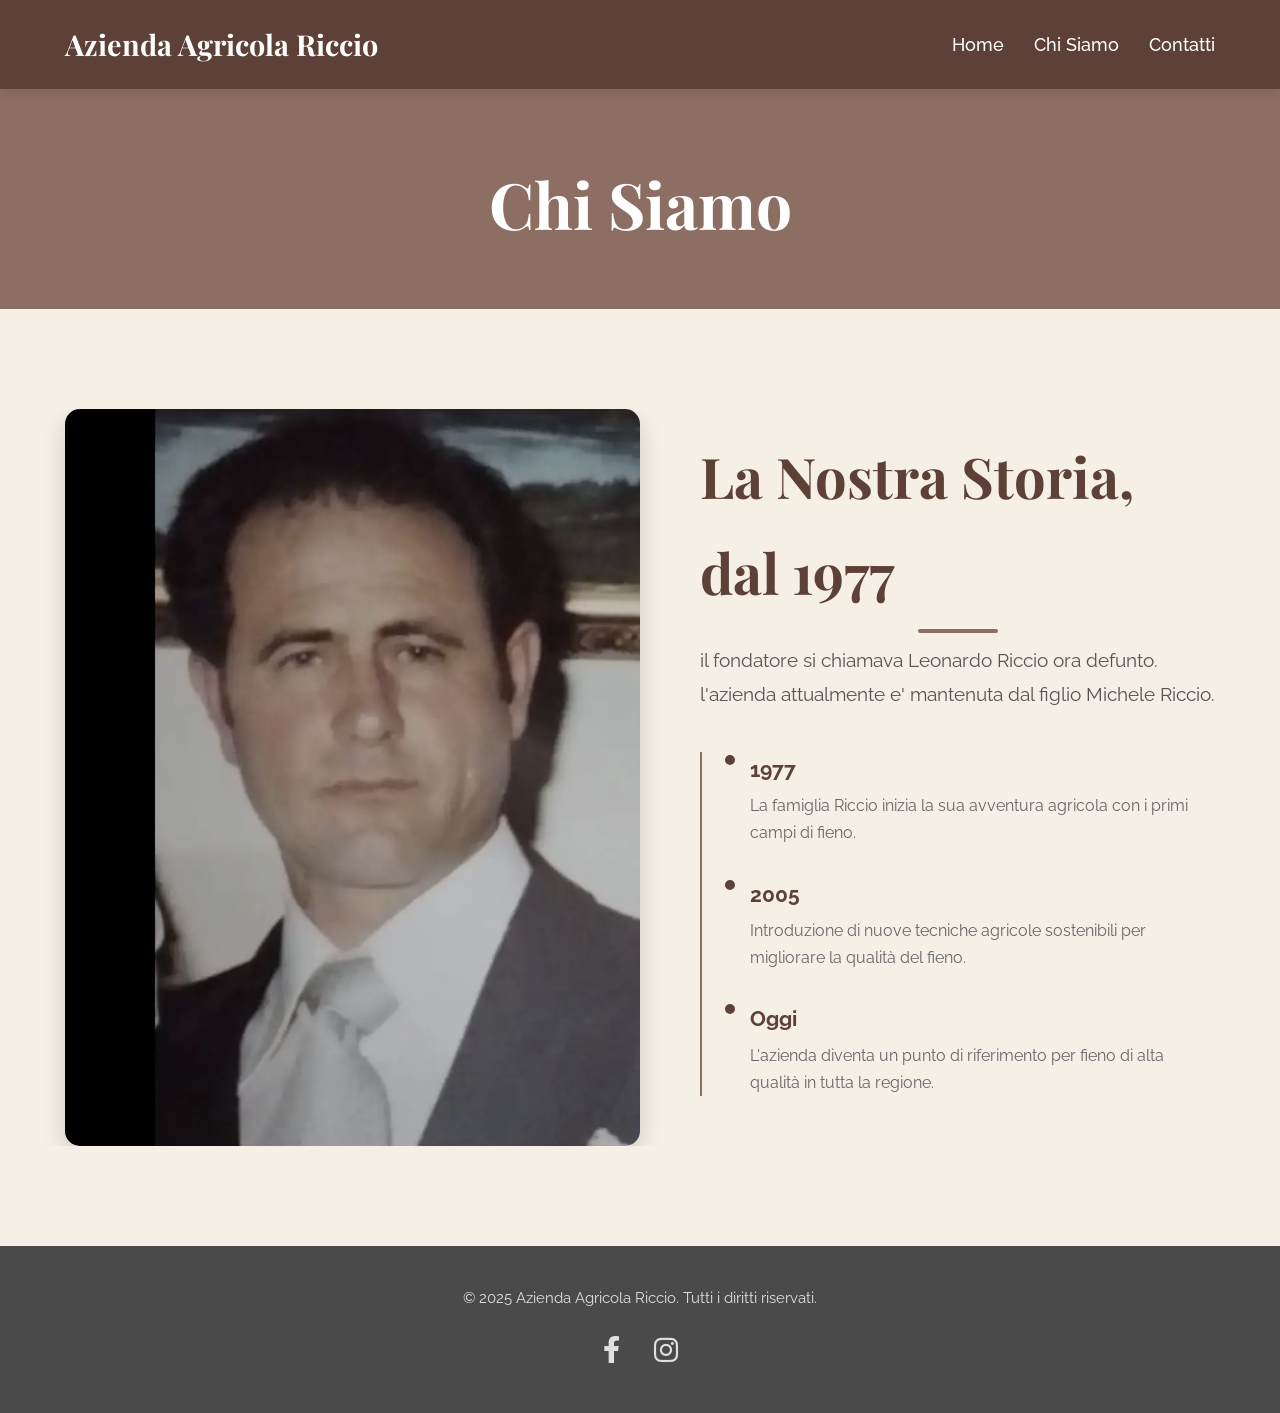
<file: chi-siamo.html>
<!DOCTYPE html>
<html lang="it">
<head>
    <meta charset="UTF-8">
    <meta name="viewport" content="width=device-width, initial-scale=1.0">
    <title>Chi Siamo - Azienda Agricola Riccio</title>
    <link rel="stylesheet" href="style.css">
    <link href="https://fonts.googleapis.com/css2?family=Playfair+Display:wght@700&family=Raleway:wght@300;400;500&display=swap" rel="stylesheet">
    <link rel="stylesheet" href="https://cdnjs.cloudflare.com/ajax/libs/font-awesome/6.0.0-beta3/css/all.min.css">
</head>
<body>

    <nav class="navbar">
        <div class="container">
            <a href="index.html" class="logo">Azienda Agricola Riccio</a>
            <ul class="nav-links">
                <li><a href="index.html">Home</a></li>
                <li><a href="chi-siamo.html">Chi Siamo</a></li>
                <li><a href="contatti.html">Contatti</a></li>
            </ul>
        </div>
    </nav>

    <header class="page-header">
        <div class="container">
            <h1>Chi Siamo</h1>
        </div>
    </header>

    <main>
        <section id="storia" class="section-padded">
            <div class="container">
                <div class="story-content">
                    <img src="IMG-20250927-WA0000.jpg" alt="Storia dell'Azienda" class="story-image reveal">
                    <div class="story-text">
                        <h2 class="section-title text-left">La Nostra Storia, dal 1977</h2>
                        <p class="story-description">il fondatore si chiamava Leonardo Riccio ora defunto. l'azienda attualmente e' mantenuta dal figlio Michele Riccio.</p>
                        <ul class="timeline">
                            <li class="reveal">
                                <div class="timeline-dot"></div>
                                <div class="timeline-content">
                                    <h4>1977</h4>
                                    <p>La famiglia Riccio inizia la sua avventura agricola con i primi campi di fieno.</p>
                                </div>
                            </li>
                            <li class="reveal">
                                <div class="timeline-dot"></div>
                                <div class="timeline-content">
                                    <h4>2005</h4>
                                    <p>Introduzione di nuove tecniche agricole sostenibili per migliorare la qualità del fieno.</p>
                                </div>
                            </li>
                            <li class="reveal">
                                <div class="timeline-dot"></div>
                                <div class="timeline-content">
                                    <h4>Oggi</h4>
                                    <p>L'azienda diventa un punto di riferimento per fieno di alta qualità in tutta la regione.</p>
                                </div>
                            </li>
                        </ul>
                    </div>
                </div>
            </div>
        </section>
    </main>

    <footer>
        <div class="container text-center">
            <p>© 2025 Azienda Agricola Riccio. Tutti i diritti riservati.</p>
            <div class="social-links">
                <a href="#" target="_blank"><i class="fab fa-facebook-f"></i></a>
                <a href="#" target="_blank"><i class="fab fa-instagram"></i></a>
            </div>
        </div>
    </footer>

    <script>
        const revealElements = document.querySelectorAll('.reveal');
        const observer = new IntersectionObserver(entries => {
            entries.forEach(entry => {
                if (entry.isIntersecting) {
                    entry.target.classList.add('is-visible');
                }
            });
        }, { threshold: 0.3 });
        revealElements.forEach(element => {
            observer.observe(element);
        });
    </script>

</body>

</html>
</file>
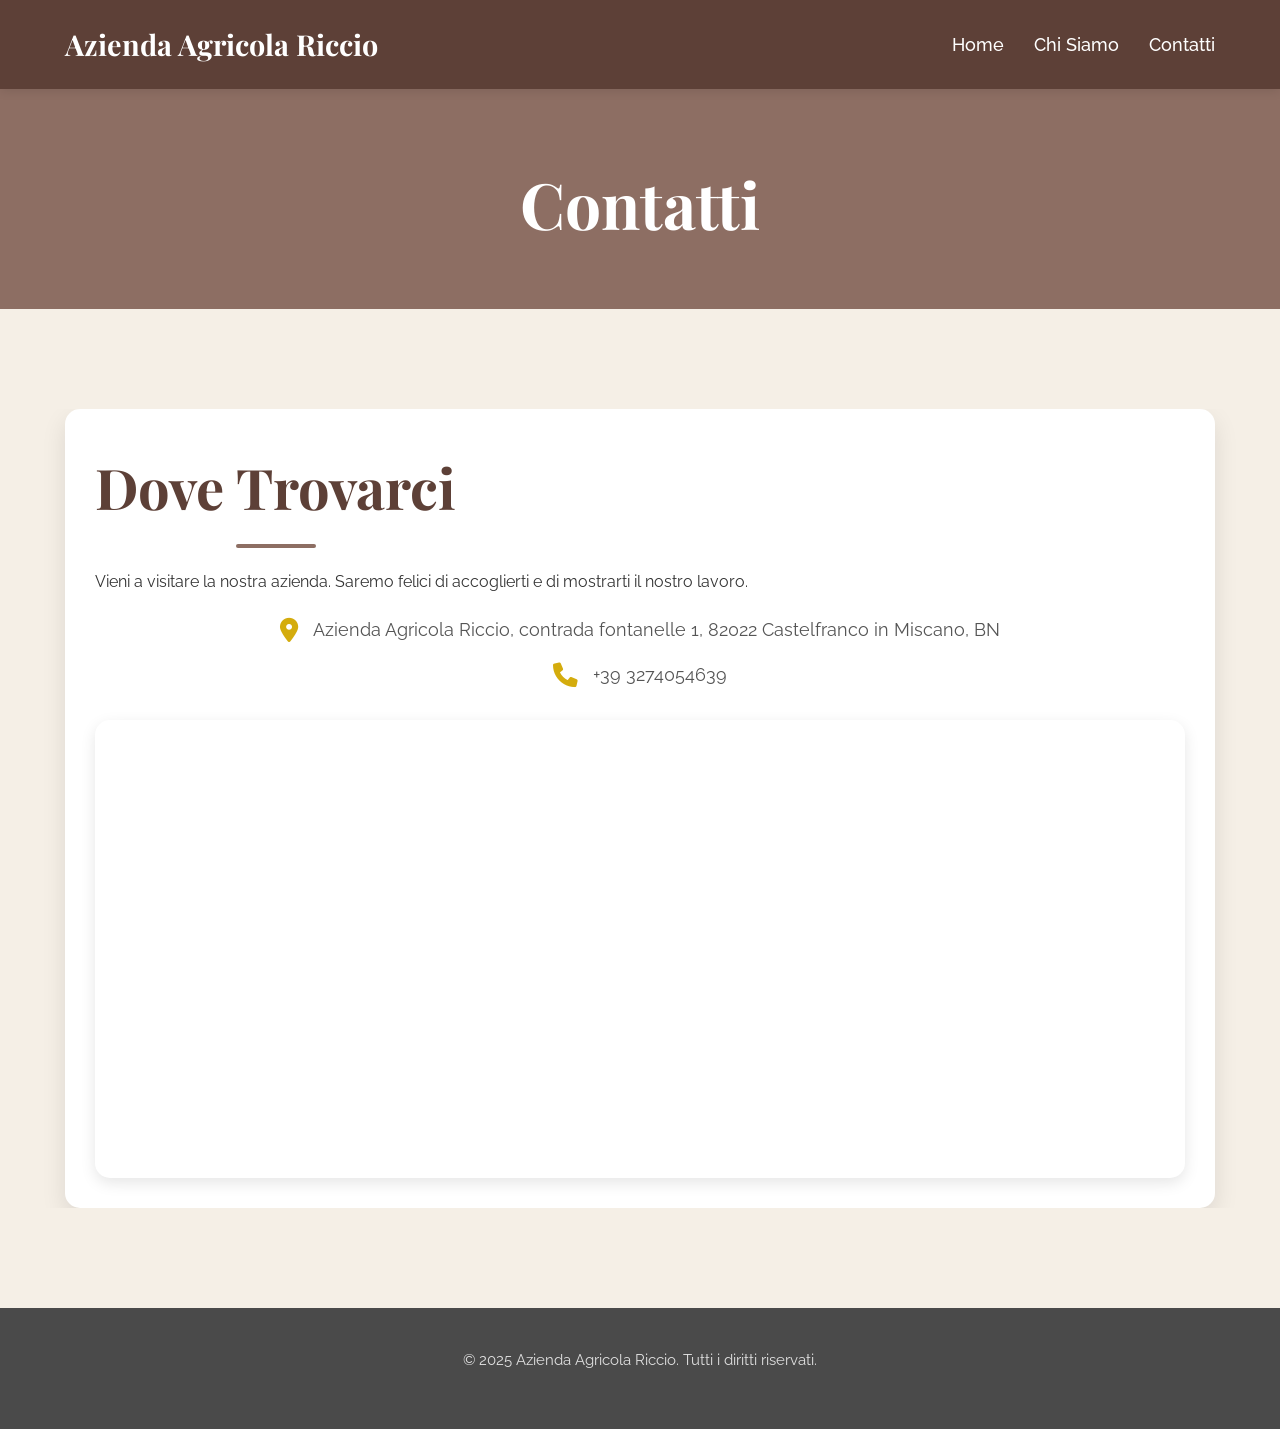
<file: contatti.html>
<!DOCTYPE html>
<html lang="it">
<head>
    <meta charset="UTF-8">
    <meta name="viewport" content="width=device-width, initial-scale=1.0">
    <title>Contatti - Azienda Agricola Riccio</title>
    <link rel="stylesheet" href="style.css">
    <link href="https://fonts.googleapis.com/css2?family=Playfair+Display:wght@700&family=Raleway:wght@300;400;500&display=swap" rel="stylesheet">
    <link rel="stylesheet" href="https://cdnjs.cloudflare.com/ajax/libs/font-awesome/6.0.0-beta3/css/all.min.css">
</head>
<body>

    <nav class="navbar">
        <div class="container">
            <a href="index.html" class="logo">Azienda Agricola Riccio</a>
            <ul class="nav-links">
                <li><a href="index.html">Home</a></li>
                <li><a href="chi-siamo.html">Chi Siamo</a></li>
                <li><a href="contatti.html">Contatti</a></li>
            </ul>
        </div>
    </nav>

    <header class="page-header">
        <div class="container">
            <h1>Contatti</h1>
        </div>
    </header>

    <main>
        <section id="contatti" class="section-padded bg-light">
            <div class="container">
                <div class="contact-info-container reveal">
                    <h2 class="section-title text-left">Dove Trovarci</h2>
                    <p>Vieni a visitare la nostra azienda. Saremo felici di accoglierti e di mostrarti il nostro lavoro.</p>
                    <div class="contact-info">
                        <p><i class="fas fa-map-marker-alt"></i> Azienda Agricola Riccio, contrada fontanelle 1, 82022 Castelfranco in Miscano, BN</p>
                        <p><i class="fas fa-phone"></i> <a href="tel:+393274054639">+39 3274054639</a></p>
                    </div>
                    <div class="map-container">
                         <iframe src="https://maps.app.goo.gl/617X6HG5gukREM7h7?g_st=awb" width="100%" height="450" style="border:0;" allowfullscreen="" loading="lazy"></iframe>
                    </div>
                </div>
            </div>
        </section>
    </main>

    <footer>
        <div class="container text-center">
            <p>© 2025 Azienda Agricola Riccio. Tutti i diritti riservati.</p>
        </div>
    </footer>

    <script>
        const revealElements = document.querySelectorAll('.reveal');
        const observer = new IntersectionObserver(entries => {
            entries.forEach(entry => {
                if (entry.isIntersecting) {
                    entry.target.classList.add('is-visible');
                }
            });
        }, { threshold: 0.3 });
        revealElements.forEach(element => {
            observer.observe(element);
        });
    </script>

</body>

</html>
</file>
<file: style.css>
/* Importazione Google Fonts */
/* Playfair Display per i titoli, Raleway per il corpo testo */
@import url('https://fonts.googleapis.com/css2?family=Playfair+Display:wght@700&family=Raleway:wght@300;400;500&display=swap');

/* Reset e Stile Generale */
* {
    margin: 0;
    padding: 0;
    box-sizing: border-box;
}

body {
    font-family: 'Raleway', sans-serif;
    line-height: 1.7;
    color: #333;
    background-color: #fcfaf5; /* Sfondo crema molto chiaro */
    -webkit-font-smoothing: antialiased;
    scroll-behavior: smooth;
}

.container {
    max-width: 1200px;
    margin: 0 auto;
    padding: 0 25px;
    overflow: hidden; /* Per contenere i float se usati */
}

.text-center {
    text-align: center;
}

/* Titoli e Descrizioni delle Sezioni */
.section-title {
    font-family: 'Playfair Display', serif;
    font-size: 3.2em;
    color: #8B4513; /* Marrone terra scuro */
    margin-bottom: 20px;
    position: relative;
    display: inline-block;
}

.section-title::after {
    content: '';
    display: block;
    width: 60px;
    height: 3px;
    background-color: #D2B48C; /* Marrone chiaro */
    margin: 10px auto 0;
}

.section-title-white { /* Per sezioni con sfondo scuro */
    font-family: 'Playfair Display', serif;
    font-size: 3.2em;
    color: #fcfaf5;
    margin-bottom: 20px;
    position: relative;
    display: inline-block;
}

.section-title-white::after {
    content: '';
    display: block;
    width: 60px;
    height: 3px;
    background-color: #fcfaf5;
    margin: 10px auto 0;
}

.section-description, .section-description-white {
    font-size: 1.15em;
    max-width: 700px;
    margin: 0 auto 50px;
    color: #555;
}
.section-description-white {
    color: #e0e0e0;
}

/* Pulsanti */
.btn {
    display: inline-block;
    padding: 14px 28px;
    border-radius: 50px;
    text-decoration: none;
    font-weight: 500;
    font-size: 1.1em;
    transition: all 0.3s ease;
    border: none;
    cursor: pointer;
    box-shadow: 0 4px 8px rgba(0,0,0,0.1);
}

.primary-btn {
    background-color: #A0522D; /* Arancione-marrone */
    color: #fff;
}

.primary-btn:hover {
    background-color: #8B4513; /* Marrone più scuro */
    transform: translateY(-3px);
    box-shadow: 0 6px 12px rgba(0,0,0,0.2);
}

.secondary-btn {
    background-color: #fcfaf5;
    color: #A0522D;
    border: 2px solid #A0522D;
}

.secondary-btn:hover {
    background-color: #A0522D;
    color: #fff;
    transform: translateY(-3px);
    box-shadow: 0 6px 12px rgba(0,0,0,0.2);
}

.btn-large {
    padding: 16px 35px;
    font-size: 1.2em;
}

/* Header Hero */
.hero {
    background-image: linear-gradient(rgba(0,0,0,0.5), rgba(0,0,0,0.5)), url('https://images.unsplash.com/photo-1549776999-555e7178c75b?crop=entropy&cs=tinysrgb&fit=max&fm=jpg&ixid=M3w1MjMyMzh8MHwxfHNlYXJjaHw0OHx8aGF5JTIwZmllbGR8ZW58MHx8fHwxNzA4ODg2NjY1fDA&ixlib=rb-4.0.3&q=80&w=1920');
    background-size: cover;
    background-position: center;
    color: #fff;
    text-align: center;
    padding: 150px 0;
    height: 100vh; /* Copre l'intera altezza del viewport */
    display: flex;
    align-items: center;
    justify-content: center;
}

.hero-content h1 {
    font-family: 'Playfair Display', serif;
    font-size: 4.8em;
    margin-bottom: 15px;
    line-height: 1.1;
}

.hero-content .subtitle {
    font-size: 1.8em;
    margin-bottom: 40px;
    font-weight: 300;
}

/* Sezioni comuni */
.section-padded {
    padding: 100px 0;
}

.bg-light {
    background-color: #fefdfb;
}

.bg-dark {
    background-color: #4A3C2A; /* Marrone scuro per sfondo */
    color: #fff;
}

/* Sezione "Il Nostro Fieno" (Features Grid) */
.features-grid {
    display: grid;
    grid-template-columns: repeat(auto-fit, minmax(280px, 1fr));
    gap: 40px;
    margin-top: 50px;
}

.feature-item {
    background: #fff;
    padding: 35px;
    border-radius: 12px;
    box-shadow: 0 6px 15px rgba(0,0,0,0.08);
    transition: transform 0.3s ease, box-shadow 0.3s ease;
}

.feature-item:hover {
    transform: translateY(-8px);
    box-shadow: 0 10px 25px rgba(0,0,0,0.15);
}

.feature-item .icon-large {
    font-size: 3.5em;
    color: #D2B48C;
    margin-bottom: 20px;
    display: block;
}

.feature-item h3 {
    font-family: 'Playfair Display', serif;
    font-size: 1.8em;
    color: #A0522D;
    margin-bottom: 15px;
}

.feature-item p {
    font-size: 1.05em;
    color: #666;
}

/* Sezione Prodotti (Carousel) */
.product-carousel {
    display: grid;
    grid-template-columns: repeat(auto-fit, minmax(320px, 1fr));
    gap: 35px;
    margin-top: 50px;
}

.product-card {
    background: #fff;
    border-radius: 12px;
    box-shadow: 0 6px 15px rgba(0,0,0,0.08);
    overflow: hidden;
    text-align: left;
    transition: transform 0.3s ease, box-shadow 0.3s ease;
}

.product-card:hover {
    transform: translateY(-8px);
    box-shadow: 0 10px 25px rgba(0,0,0,0.15);
}

.product-card img {
    width: 100%;
    height: 250px;
    object-fit: cover;
    display: block;
    border-bottom: 1px solid #eee;
}

.product-card h3 {
    font-family: 'Playfair Display', serif;
    font-size: 2em;
    color: #8B4513;
    padding: 20px 25px 5px;
}

.product-card p {
    font-size: 1.05em;
    color: #555;
    padding: 0 25px 20px;
}

.product-card .btn {
    margin: 0 25px 25px;
    width: calc(100% - 50px);
    text-align: center;
}

/* Sezione Contatti (Form) */
.contact-form {
    max-width: 700px;
    margin: 50px auto 70px;
    display: grid;
    grid-template-columns: 1fr 1fr;
    gap: 20px;
}

.contact-form input,
.contact-form textarea {
    width: 100%;
    padding: 15px 20px;
    border: 1px solid rgba(255,255,255,0.3);
    border-radius: 8px;
    background-color: rgba(255,255,255,0.1);
    color: #fff;
    font-size: 1.05em;
    font-family: 'Raleway', sans-serif;
    transition: border-color 0.3s ease, background-color 0.3s ease;
}

.contact-form input::placeholder,
.contact-form textarea::placeholder {
    color: #dcdcdc;
}

.contact-form input:focus,
.contact-form textarea:focus {
    border-color: #fcfaf5;
    background-color: rgba(255,255,255,0.2);
    outline: none;
}

.contact-form textarea {
    grid-column: 1 / -1; /* Occupa entrambe le colonne */
    resize: vertical;
}

.contact-form button {
    grid-column: 1 / -1;
    margin-top: 20px;
}

.contact-info {
    margin-top: 50px;
    font-size: 1.1em;
}

.contact-info p {
    margin-bottom: 10px;
    display: flex;
    align-items: center;
    justify-content: center;
}

.contact-info i {
    margin-right: 10px;
    color: #D2B48C;
    font-size: 1.2em;
}

.contact-info a {
    color: #fcfaf5;
    text-decoration: none;
    transition: color 0.3s ease;
}

.contact-info a:hover {
    color: #D2B48C;
}

/* Footer */
footer {
    background-color: #333;
    color: #e0e0e0;
    padding: 40px 0;
    font-size: 0.95em;
}

footer p {
    margin-bottom: 15px;
}

.social-links a {
    color: #e0e0e0;
    font-size: 1.5em;
    margin: 0 10px;
    transition: color 0.3s ease;
}

.social-links a:hover {
    color: #D2B48C;
}

/* Animazioni "Reveal on Scroll" */
.reveal {
    opacity: 0;
    transform: translateY(20px);
    transition: opacity 0.6s ease-out, transform 0.6s ease-out;
}

.reveal.is-visible {
    opacity: 1;
    transform: translateY(0);
}


/* Media Queries per la Responsività */
@media (max-width: 900px) {
    .hero-content h1 {
        font-size: 3.5em;
    }
    .hero-content .subtitle {
        font-size: 1.5em;
    }
    .section-title, .section-title-white {
        font-size: 2.5em;
    }
    .features-grid, .product-carousel {
        grid-template-columns: 1fr;
    }
    .feature-item, .product-card {
        max-width: 450px;
        margin: 20px auto;
    }
    .contact-form {
        grid-template-columns: 1fr;
    }
    .contact-form input, .contact-form textarea {
        grid-column: auto;
    }
}

@media (max-width: 500px) {
    .hero-content h1 {
        font-size: 2.5em;
    }
    .hero-content .subtitle {
        font-size: 1.2em;
    }
    .section-title, .section-title-white {
        font-size: 2em;
    }
    .section-description, .section-description-white {
        font-size: 1em;
        margin-bottom: 30px;
    }
    .btn {
        padding: 10px 20px;
        font-size: 1em;
    }
    .btn-large {
        padding: 12px 25px;
        font-size: 1.1em;
    }
    .section-padded {
        padding: 60px 0;
    }
    .feature-item .icon-large {
        font-size: 2.8em;
    }
    .feature-item h3 {
        font-size: 1.5em;
    }
    .product-card h3 {
        font-size: 1.8em;
    }
    .contact-info p {
        flex-direction: column;
    }
    .contact-info i {
        margin-right: 0;
        margin-bottom: 5px;
    }
}

/* Palette di Colori */
/* Marrone Scuro: #5D4037 */
/* Marrone Chiaro: #8D6E63 */
/* Beige Chiaro: #F5EFE6 */
/* Verde Olive: #A0A48E */
/* Oro/Giallo Fieno: #D4AC0D */

/* Reset e Stile Generale */
* {
    margin: 0;
    padding: 0;
    box-sizing: border-box;
}

body {
    font-family: 'Raleway', sans-serif;
    line-height: 1.7;
    color: #333;
    background-color: #F5EFE6;
    -webkit-font-smoothing: antialiased;
    scroll-behavior: smooth;
}

.container {
    max-width: 1200px;
    margin: 0 auto;
    padding: 0 25px;
    overflow: hidden;
}

.text-center { text-align: center; }
.text-left { text-align: left; }

/* Navbar */
.navbar {
    background-color: #5D4037;
    color: #fff;
    padding: 20px 0;
    position: fixed;
    width: 100%;
    top: 0;
    z-index: 1000;
    box-shadow: 0 2px 10px rgba(0,0,0,0.1);
}

.navbar .container {
    display: flex;
    justify-content: space-between;
    align-items: center;
}

.navbar .logo {
    font-family: 'Playfair Display', serif;
    font-size: 1.8em;
    color: #fff;
    text-decoration: none;
    font-weight: 700;
}

.nav-links {
    list-style: none;
    display: flex;
}

.nav-links li {
    margin-left: 30px;
}

.nav-links a {
    color: #fff;
    text-decoration: none;
    font-weight: 500;
    font-size: 1.1em;
    transition: color 0.3s ease;
}

.nav-links a:hover {
    color: #D4AC0D;
}

/* Titoli e Sottotitoli */
.section-title {
    font-family: 'Playfair Display', serif;
    font-size: 3.5em;
    color: #5D4037;
    margin-bottom: 10px;
    position: relative;
    display: inline-block;
}

.section-title::after {
    content: '';
    display: block;
    width: 80px;
    height: 4px;
    background-color: #8D6E63;
    margin: 10px auto 0;
    border-radius: 2px;
}

.section-title-white {
    font-family: 'Playfair Display', serif;
    font-size: 3.5em;
    color: #F5EFE6;
    margin-bottom: 10px;
    position: relative;
    display: inline-block;
}

.section-title-white::after {
    content: '';
    display: block;
    width: 80px;
    height: 4px;
    background-color: #F5EFE6;
    margin: 10px auto 0;
    border-radius: 2px;
}

.section-description {
    font-size: 1.2em;
    max-width: 800px;
    margin: 0 auto 50px;
    color: #555;
    font-weight: 300;
}
.section-description-white {
    font-size: 1.2em;
    max-width: 800px;
    margin: 0 auto 50px;
    color: #e0e0e0;
    font-weight: 300;
}

/* Pulsanti */
.btn {
    display: inline-block;
    padding: 15px 30px;
    border-radius: 50px;
    text-decoration: none;
    font-weight: 500;
    font-size: 1.1em;
    transition: all 0.3s ease;
    border: none;
    cursor: pointer;
    text-transform: uppercase;
    letter-spacing: 1px;
}

.primary-btn {
    background-color: #8D6E63;
    color: #fff;
    box-shadow: 0 5px 15px rgba(0, 0, 0, 0.2);
}

.primary-btn:hover {
    background-color: #5D4037;
    transform: translateY(-5px);
    box-shadow: 0 8px 20px rgba(0, 0, 0, 0.3);
}

.secondary-btn {
    background-color: transparent;
    color: #5D4037;
    border: 2px solid #5D4037;
    box-shadow: none;
}

.secondary-btn:hover {
    background-color: #5D4037;
    color: #F5EFE6;
    transform: none;
}

/* Header Hero (Home Page) */
.hero {
    background-image: linear-gradient(rgba(0,0,0,0.6), rgba(0,0,0,0.6)), url('https://images.unsplash.com/photo-1549776999-555e7178c75b?crop=entropy&cs=tinysrgb&fit=max&fm=jpg&ixid=M3w1MjMyMzh8MHwxfHNlYXJjaHw0OHx8aGF5JTIwZmllbGR8ZW58MHx8fHwxNzA4ODg2NjY1fDA&ixlib=rb-4.0.3&q=80&w=1920');
    background-size: cover;
    background-position: center;
    color: #fff;
    text-align: center;
    padding: 200px 0;
    height: 100vh;
    display: flex;
    align-items: center;
    justify-content: center;
    position: relative;
    animation: fadeIn 2s ease-in-out;
}

.hero-content h1 {
    font-family: 'Playfair Display', serif;
    font-size: 5em;
    margin-bottom: 20px;
    line-height: 1.1;
    text-shadow: 3px 3px 6px rgba(0, 0, 0, 0.7);
}

.hero-content .subtitle {
    font-size: 1.6em;
    margin-bottom: 50px;
    font-weight: 300;
}

/* Header pagine secondarie */
.page-header {
    background-color: #8D6E63;
    color: #fff;
    padding: 150px 0 50px;
    text-align: center;
}

.page-header h1 {
    font-family: 'Playfair Display', serif;
    font-size: 4em;
    margin: 0;
}

/* Sezioni */
.section-padded { padding: 100px 0; }
.bg-light { background-color: #F5EFE6; }
.bg-secondary { background-color: #E6E0D4; }
.bg-dark { background-color: #5D4037; color: #fff; }

/* Intro Grid (Home Page) */
.intro-grid {
    display: flex;
    justify-content: space-around;
    flex-wrap: wrap;
    gap: 40px;
    margin-top: 50px;
}

.intro-card {
    background: #fff;
    padding: 20px;
    border-radius: 12px;
    box-shadow: 0 8px 20px rgba(0,0,0,0.1);
    transition: transform 0.4s ease, box-shadow 0.4s ease;
    flex-basis: calc(33.33% - 40px);
}

.intro-card:hover {
    transform: translateY(-10px);
    box-shadow: 0 12px 30px rgba(0,0,0,0.2);
}

.intro-card img {
    width: 100%;
    height: 200px;
    object-fit: cover;
    border-radius: 8px;
    margin-bottom: 15px;
}

.intro-card h3 {
    font-family: 'Playfair Display', serif;
    font-size: 1.8em;
    color: #5D4037;
    margin-bottom: 10px;
}

/* Sezione Storia */
.story-content {
    display: flex;
    align-items: center;
    gap: 60px;
}

.story-image {
    width: 50%;
    border-radius: 15px;
    box-shadow: 0 10px 25px rgba(0,0,0,0.15);
    transition: transform 0.5s ease;
}

.story-text {
    width: 50%;
}

.story-description {
    font-size: 1.2em;
    color: #555;
    line-height: 1.8;
}

.timeline {
    list-style: none;
    margin-top: 40px;
    position: relative;
    padding-left: 30px;
}

.timeline::before {
    content: '';
    position: absolute;
    left: 0;
    top: 0;
    width: 2px;
    height: 100%;
    background: #8D6E63;
}

.timeline li {
    position: relative;
    margin-bottom: 30px;
    padding-left: 20px;
}

.timeline-dot {
    position: absolute;
    left: -8px;
    top: 0;
    width: 16px;
    height: 16px;
    background: #5D4037;
    border-radius: 50%;
    border: 3px solid #F5EFE6;
}

.timeline-content h4 {
    font-size: 1.3em;
    color: #5D4037;
    margin-bottom: 5px;
}

.timeline-content p {
    font-size: 1em;
    color: #666;
}

/* Contatti Grid */
.contact-grid {
    display: grid;
    grid-template-columns: 1fr 1fr;
    gap: 80px;
}

.contact-form-container, .contact-info-container {
    padding: 30px;
    border-radius: 15px;
    background-color: #fff;
    box-shadow: 0 10px 25px rgba(0,0,0,0.1);
}

.contact-form-container h2, .contact-info-container h2 {
    margin-top: 0;
    margin-bottom: 20px;
}

.contact-form {
    display: flex;
    flex-direction: column;
    margin-top: 20px;
}

.contact-form input,
.contact-form textarea {
    padding: 18px 25px;
    margin-bottom: 20px;
    border: 1px solid #ccc;
    border-radius: 10px;
    font-size: 1.1em;
    font-family: 'Raleway', sans-serif;
}

.contact-form textarea { resize: vertical; }

.contact-info {
    margin-top: 20px;
    font-size: 1.1em;
}

.contact-info p {
    margin-bottom: 15px;
    display: flex;
    align-items: center;
    color: #555;
}

.contact-info i {
    margin-right: 15px;
    color: #D4AC0D;
    font-size: 1.4em;
}

.contact-info a {
    color: #555;
    text-decoration: none;
    transition: color 0.3s ease;
}

.contact-info a:hover { color: #5D4037; }

.map-container {
    margin-top: 30px;
    border-radius: 15px;
    overflow: hidden;
    box-shadow: 0 5px 15px rgba(0,0,0,0.1);
}

/* Footer e Social */
footer {
    background-color: #4A4A4A;
    color: #e0e0e0;
    padding: 40px 0;
    font-size: 0.95em;
}

footer p {
    margin-bottom: 15px;
}

.social-links a {
    color: #e0e0e0;
    font-size: 1.8em;
    margin: 0 15px;
    transition: color 0.3s ease;
}

.social-links a:hover {
    color: #D4AC0D;
}

/* Animazioni Reveal on Scroll */
.reveal {
    opacity: 0;
    transform: translateY(30px);
    transition: opacity 0.8s ease-out, transform 0.8s ease-out;
}

.reveal.is-visible {
    opacity: 1;
    transform: translateY(0);
}

/* Media Queries per la Responsività */
@media (max-width: 900px) {
    .navbar .container { flex-direction: column; }
    .navbar .logo { margin-bottom: 10px; }
    .nav-links li { margin: 0 10px; }
    .hero-content h1 { font-size: 3.5em; }
    .hero-content .subtitle { font-size: 1.4em; }
    .section-title, .section-title-white { font-size: 2.8em; }
    .intro-grid { flex-direction: column; align-items: center; }
    .intro-card { flex-basis: 100%; max-width: 400px; }
    .story-content { flex-direction: column; }
    .story-image, .story-text { width: 100%; }
    .story-image { margin-bottom: 40px; }
    .contact-grid { grid-template-columns: 1fr; }
}

@media (max-width: 500px) {
    .hero-content h1 { font-size: 2.5em; }
    .hero-content .subtitle { font-size: 1.1em; }
    .section-title, .section-title-white { font-size: 2em; }
    .section-padded { padding: 60px 0; }
    .intro-card img { height: 150px; }
    .story-text h2 { text-align: center; }
    .contact-info p { flex-direction: column; text-align: center; }
    .contact-info i { margin-right: 0; margin-bottom: 5px; }
}
</file>
